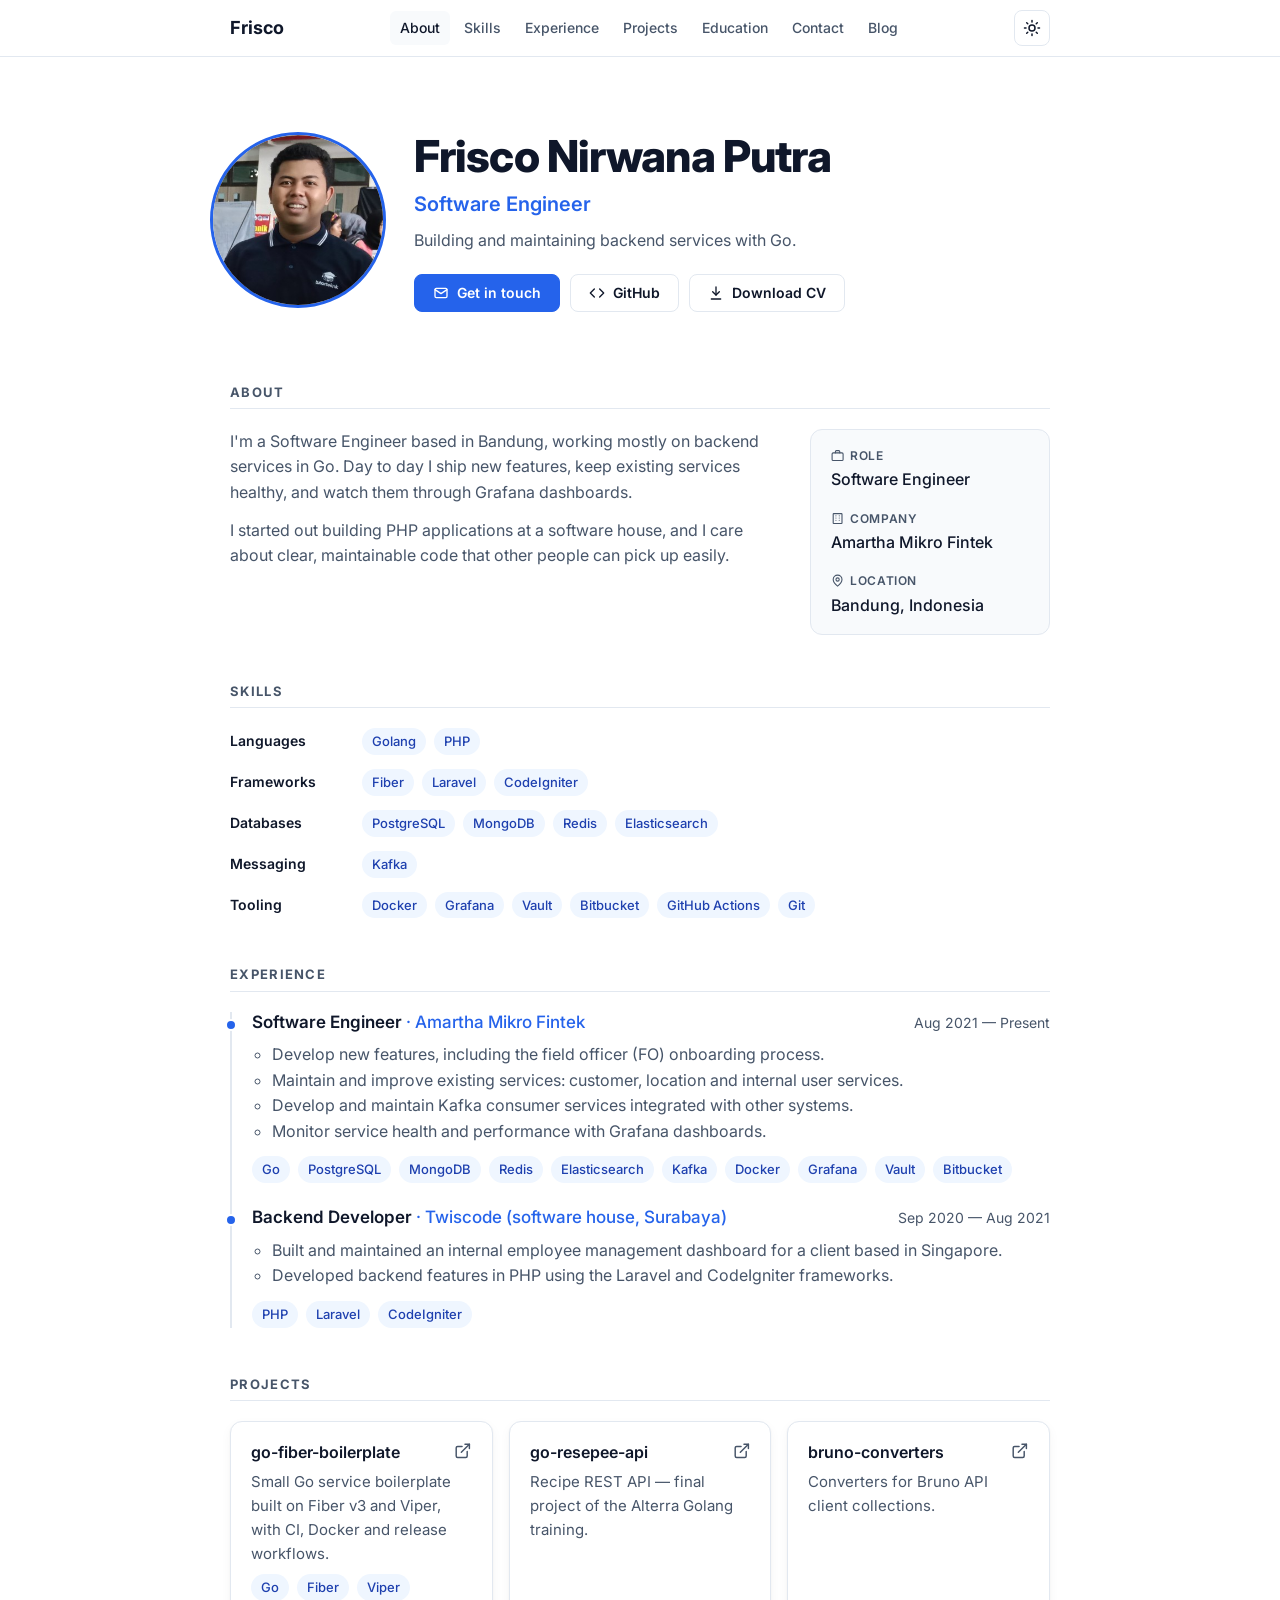
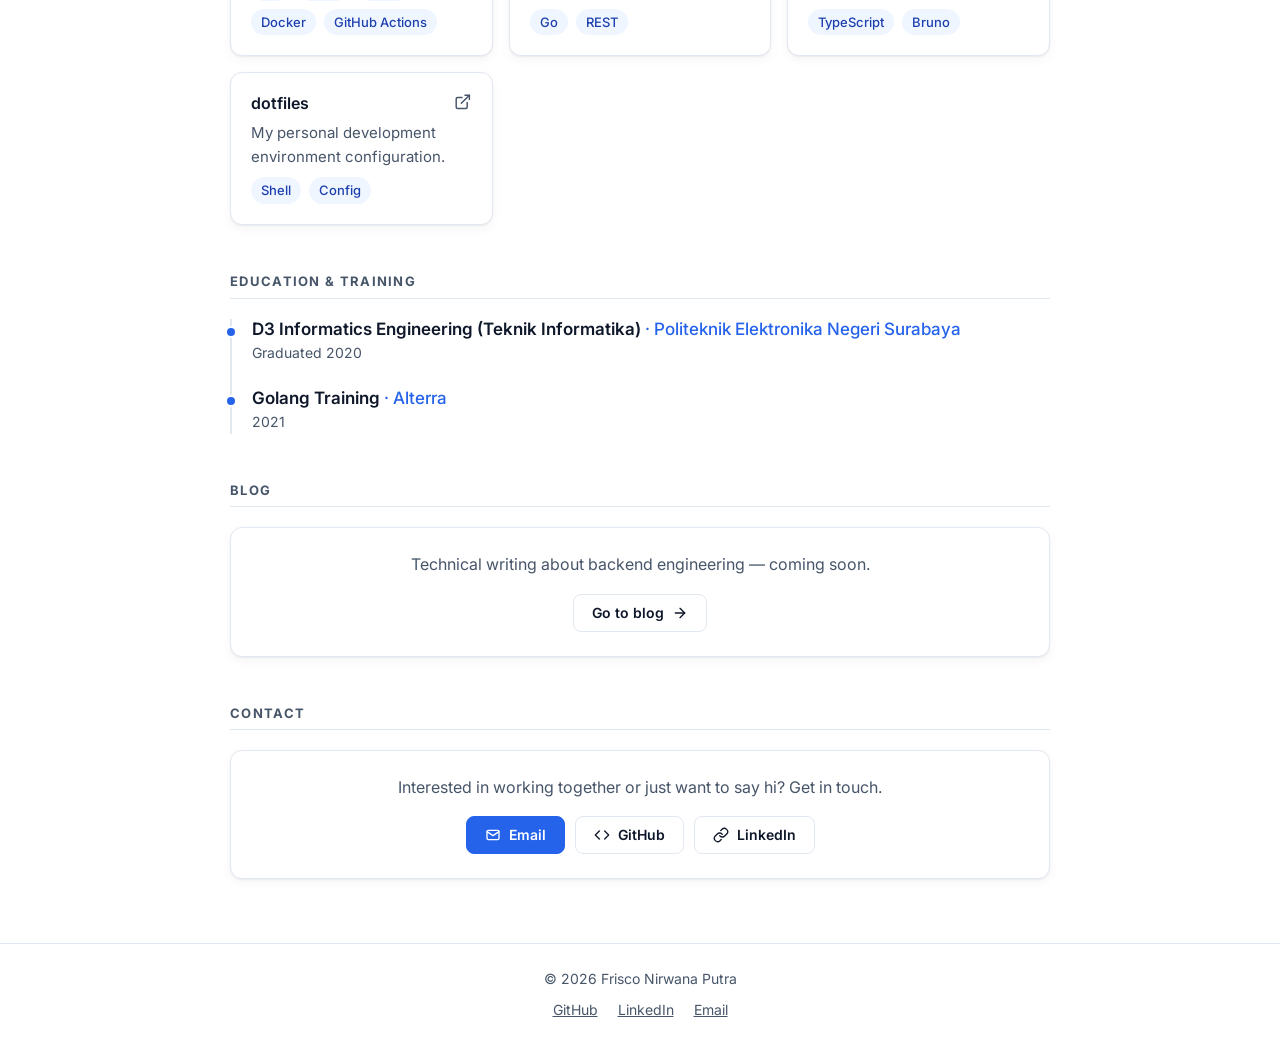
<file: index.html>
<!DOCTYPE html>
<html lang="en">

<head>
    <meta charset="UTF-8">
    <meta name="viewport" content="width=device-width, initial-scale=1.0">
    <title>Frisco — Software Engineer</title>
    <meta name="description" content="Frisco Nirwana Putra — Software Engineer building and maintaining backend services with Go. CV and portfolio.">
    <link rel="icon" href="assets/img/favicon.svg" type="image/svg+xml">
    <link rel="canonical" href="https://frisconp.github.io/">
    <meta property="og:type" content="website">
    <meta property="og:title" content="Frisco — Software Engineer">
    <meta property="og:description" content="Software Engineer building and maintaining backend services with Go. CV and portfolio.">
    <meta property="og:url" content="https://frisconp.github.io/">
    <meta property="og:image" content="https://frisconp.github.io/assets/img/avatar.png">
    <meta name="twitter:card" content="summary">
    <link rel="preconnect" href="https://fonts.googleapis.com">
    <link rel="preconnect" href="https://fonts.gstatic.com" crossorigin>
    <link href="https://fonts.googleapis.com/css2?family=Inter:wght@400;500;600;700;800&display=swap" rel="stylesheet">
    <link rel="stylesheet" href="assets/css/style.css">
    <script src="assets/js/theme.js"></script>
</head>

<body>
    <a class="sr-only" href="#about">Skip to content</a>

    <header class="nav">
        <div class="nav__inner">
            <a href="#top" class="nav__logo">Frisco</a>
            <nav aria-label="Sections">
                <ul class="nav__menu" id="navMenu">
                    <li><a href="#about">About</a></li>
                    <li><a href="#skills">Skills</a></li>
                    <li><a href="#experience">Experience</a></li>
                    <li><a href="#projects">Projects</a></li>
                    <li><a href="#education">Education</a></li>
                    <li><a href="#contact">Contact</a></li>
                    <li><a href="posts/">Blog</a></li>
                </ul>
            </nav>
            <div class="nav__controls">
                <button id="themeToggle" class="btn btn--outline btn--icon" type="button" aria-pressed="false" title="Light / dark theme">
                    <svg class="icon theme-sun" aria-hidden="true"><use href="assets/img/icons.svg#i-sun"></use></svg><svg class="icon theme-moon" aria-hidden="true"><use href="assets/img/icons.svg#i-moon"></use></svg><span class="sr-only">Toggle dark mode</span>
                </button>
                <button id="menuToggle" class="btn btn--outline btn--icon nav__toggle" type="button" aria-expanded="false" aria-controls="navMenu" title="Menu">
                    <svg class="icon" aria-hidden="true"><use href="assets/img/icons.svg#i-menu"></use></svg><span class="sr-only">Menu</span>
                </button>
            </div>
        </div>
    </header>

    <main id="top">
        <section class="hero container" aria-labelledby="name">
            <div class="hero__inner">
                <div class="hero__avatar"><img src="assets/img/avatar.png" alt="Photo of Frisco Nirwana Putra" width="400" height="400"></div>
                <div class="hero__text">
                    <h1 id="name"></h1>
                    <p class="hero__title" id="title"></p>
                    <p class="hero__tagline" id="tagline"></p>
                    <div class="hero__actions">
                        <a class="btn" href="#contact"><svg class="icon" aria-hidden="true"><use href="assets/img/icons.svg#i-mail"></use></svg> Get in touch</a>
                        <a class="btn btn--outline" id="heroGithub" href="#" target="_blank" rel="noopener"><svg class="icon" aria-hidden="true"><use href="assets/img/icons.svg#i-code"></use></svg> GitHub</a>
                        <button class="btn btn--outline no-print" type="button" id="printCv"><svg class="icon" aria-hidden="true"><use href="assets/img/icons.svg#i-download"></use></svg> Download CV</button>
                    </div>
                </div>
            </div>
        </section>

        <div class="container">
            <section class="section" id="about">
                <h2 class="section__title">About</h2>
                <div class="about">
                    <div id="aboutText"></div>
                    <dl class="facts" id="facts"></dl>
                </div>
            </section>

            <section class="section" id="skills">
                <h2 class="section__title">Skills</h2>
                <div class="skills" id="skillList"></div>
            </section>

            <section class="section" id="experience">
                <h2 class="section__title">Experience</h2>
                <ol class="timeline" id="experienceList"></ol>
            </section>

            <section class="section" id="projects">
                <h2 class="section__title">Projects</h2>
                <div class="projects" id="projectList"></div>
            </section>

            <section class="section" id="education">
                <h2 class="section__title">Education &amp; Training</h2>
                <ul class="timeline" id="educationList"></ul>
            </section>

            <section class="section" id="blog">
                <h2 class="section__title">Blog</h2>
                <div class="card panel">
                    <p>Technical writing about backend engineering — coming soon.</p>
                    <a class="btn btn--outline" href="posts/">Go to blog <svg class="icon" aria-hidden="true"><use href="assets/img/icons.svg#i-arrow-right"></use></svg></a>
                </div>
            </section>

            <section class="section" id="contact">
                <h2 class="section__title">Contact</h2>
                <div class="card panel">
                    <p>Interested in working together or just want to say hi? Get in touch.</p>
                    <div class="actions" id="contactLinks"></div>
                </div>
            </section>

            <noscript>
                <section class="section">
                    <div class="card panel">
                        <p>Frisco Nirwana Putra — Software Engineer at Amartha Mikro Fintek (Bandung, Indonesia), building and maintaining backend services with Go.</p>
                        <p>Skills: Golang, PHP, Fiber, Laravel, CodeIgniter, PostgreSQL, MongoDB, Redis, Elasticsearch, Kafka, Docker, Grafana, Vault, Git.</p>
                        <p>Projects: <a href="https://github.com/FriscoNP">github.com/FriscoNP</a></p>
                        <p>Contact: <a href="mailto:frisconp.official@gmail.com">frisconp.official@gmail.com</a> · <a href="https://linkedin.com/in/frisconp">LinkedIn</a></p>
                    </div>
                </section>
            </noscript>
        </div>
    </main>

    <footer class="footer">
        <p>© 2026 Frisco Nirwana Putra</p>
        <div>
            <a href="https://github.com/FriscoNP" target="_blank" rel="noopener">GitHub</a>
            <a href="https://linkedin.com/in/frisconp" target="_blank" rel="noopener">LinkedIn</a>
            <a href="mailto:frisconp.official@gmail.com">Email</a>
        </div>
    </footer>

    <script src="assets/js/cv-data.js"></script>
    <script src="assets/js/main.js"></script>
</body>

</html>
</file>
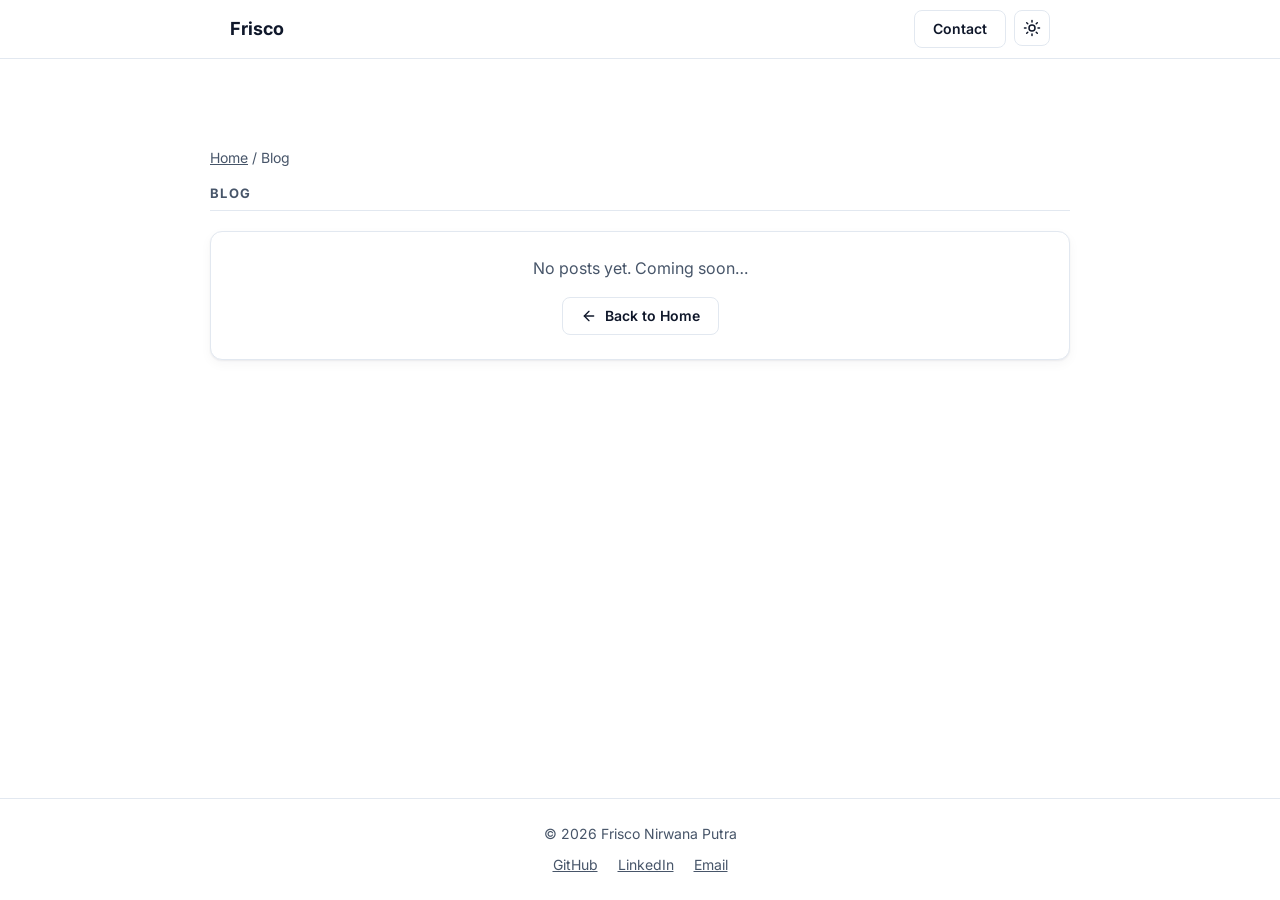
<file: posts/index.html>
<!DOCTYPE html>
<html lang="en">

<head>
    <meta charset="UTF-8">
    <meta name="viewport" content="width=device-width, initial-scale=1.0">
    <title>Blog — Frisco</title>
    <link rel="icon" href="../assets/img/favicon.svg" type="image/svg+xml">
    <link rel="canonical" href="https://frisconp.github.io/posts/">
    <link rel="preconnect" href="https://fonts.googleapis.com">
    <link rel="preconnect" href="https://fonts.gstatic.com" crossorigin>
    <link href="https://fonts.googleapis.com/css2?family=Inter:wght@400;500;600;700;800&display=swap" rel="stylesheet">
    <link rel="stylesheet" href="../assets/css/style.css">
    <script src="../assets/js/theme.js"></script>
</head>

<body>

    <header class="nav">
        <div class="nav__inner">
            <a href="../" class="nav__logo">Frisco</a>
            <div class="nav__controls">
                <a class="btn btn--outline" href="../#contact">Contact</a>
                <button id="themeToggle" class="btn btn--outline btn--icon" type="button" aria-pressed="false" title="Light / dark theme">
                    <svg class="icon theme-sun" aria-hidden="true"><use href="../assets/img/icons.svg#i-sun"></use></svg><svg class="icon theme-moon" aria-hidden="true"><use href="../assets/img/icons.svg#i-moon"></use></svg><span class="sr-only">Toggle dark mode</span>
                </button>
            </div>
        </div>
    </header>

    <main>
        <section class="section container">
            <nav class="breadcrumb" aria-label="Breadcrumb">
                <a href="../">Home</a> / <span>Blog</span>
            </nav>
            <h2 class="section__title">Blog</h2>
            <div class="card panel">
                <p>No posts yet. Coming soon…</p>
                <a class="btn btn--outline" href="../"><svg class="icon" aria-hidden="true"><use href="../assets/img/icons.svg#i-arrow-left"></use></svg> Back to Home</a>
            </div>
        </section>
    </main>

    <footer class="footer">
        <p>© 2026 Frisco Nirwana Putra</p>
        <div>
            <a href="https://github.com/FriscoNP" target="_blank" rel="noopener">GitHub</a>
            <a href="https://linkedin.com/in/frisconp" target="_blank" rel="noopener">LinkedIn</a>
            <a href="mailto:frisconp.official@gmail.com">Email</a>
        </div>
    </footer>

</body>

</html>
</file>
<file: assets/css/style.css>
/* ==========================================================================
   frisconp.github.io — clean, professional CV / portfolio
   ========================================================================== */

:root {
    --bg: #ffffff;
    --bg-soft: #f8fafc;
    --text: #0f172a;
    --muted: #475569;
    --border: #e2e8f0;
    --accent: #2563eb;
    --accent-hover: #1d4ed8;
    --on-accent: #ffffff;
    --chip-bg: #eff6ff;
    --chip-text: #1e40af;
    --shadow: 0 1px 2px rgba(15, 23, 42, 0.06), 0 4px 12px rgba(15, 23, 42, 0.04);

    --font: 'Inter', system-ui, -apple-system, 'Segoe UI', Roboto, sans-serif;

    color-scheme: light;
}

[data-theme="dark"] {
    --bg: #0b0f19;
    --bg-soft: #111827;
    --text: #f1f5f9;
    --muted: #94a3b8;
    --border: #1e293b;
    --accent: #60a5fa;
    --accent-hover: #93c5fd;
    --on-accent: #0b0f19;
    --chip-bg: #172554;
    --chip-text: #bfdbfe;
    --shadow: none;

    color-scheme: dark;
}

*,
*::before,
*::after {
    box-sizing: border-box;
}

html {
    scroll-behavior: smooth;
    scroll-padding-top: 72px;
}

body {
    margin: 0;
    min-height: 100vh;
    display: flex;
    flex-direction: column;
    background: var(--bg);
    color: var(--text);
    font-family: var(--font);
    font-size: 16px;
    line-height: 1.6;
    -webkit-font-smoothing: antialiased;
    transition: background-color 0.2s, color 0.2s;
}

a {
    color: var(--accent);
}

h1,
h2,
h3 {
    line-height: 1.25;
    margin: 0;
}

:focus-visible {
    outline: 2px solid var(--accent);
    outline-offset: 2px;
    border-radius: 4px;
}

.sr-only {
    position: absolute;
    width: 1px;
    height: 1px;
    overflow: hidden;
    clip: rect(0 0 0 0);
    white-space: nowrap;
}

.container {
    width: 100%;
    max-width: 860px;
    margin: 0 auto;
    padding: 0 20px;
}

/* --------------------------------------------------------------------------
   Buttons, chips, placeholders
   -------------------------------------------------------------------------- */

.btn {
    display: inline-flex;
    align-items: center;
    justify-content: center;
    gap: 8px;
    padding: 10px 18px;
    font: inherit;
    font-size: 14px;
    font-weight: 600;
    line-height: 16px; /* whole pixels, same as the 16px icon, so text and icon snap to the pixel grid together */
    color: var(--on-accent);
    background: var(--accent);
    border: 1px solid var(--accent);
    border-radius: 8px;
    text-decoration: none;
    cursor: pointer;
    transition: background-color 0.15s, border-color 0.15s;
}

.btn:hover {
    background: var(--accent-hover);
    border-color: var(--accent-hover);
}

.icon {
    display: inline-block;
    flex: none;
    width: 1.1em;
    height: 1.1em;
    fill: none;
    stroke: currentColor;
    stroke-width: 2;
    stroke-linecap: round;
    stroke-linejoin: round;
}

/* Icons next to button text. Keep this a whole number of pixels: fractional offsets
   round differently depending on where the button sits on the page.
   Negative values move the icon up, positive values move it down. */
.btn {
    --icon-nudge: 0px;
}

.btn .icon {
    position: relative;
    top: var(--icon-nudge);
    width: 16px;
    height: 16px;
}

.btn--icon .icon {
    top: 0;
    width: 18px;
    height: 18px;
}

/* Theme toggle shows the sun in light mode and the moon in dark mode */
.theme-moon,
[data-theme="dark"] .theme-sun {
    display: none;
}

[data-theme="dark"] .theme-moon {
    display: inline-block;
}

.btn--outline {
    color: var(--text);
    background: transparent;
    border-color: var(--border);
}

.btn--outline:hover {
    background: var(--bg-soft);
    border-color: var(--muted);
}

.btn--icon {
    width: 36px;
    height: 36px;
    padding: 0;
    font-size: 16px;
}

.chips {
    display: flex;
    flex-wrap: wrap;
    gap: 8px;
    list-style: none;
    padding: 0;
    margin: 0;
}

.chips li {
    padding: 3px 10px;
    font-size: 13px;
    font-weight: 500;
    color: var(--chip-text);
    background: var(--chip-bg);
    border-radius: 999px;
}

.unknown {
    display: inline-block;
    padding: 0 8px;
    font-size: 12px;
    font-weight: 600;
    letter-spacing: 1px;
    color: var(--muted);
    background: var(--bg-soft);
    border: 1px dashed var(--muted);
    border-radius: 4px;
}

/* --------------------------------------------------------------------------
   Navigation
   -------------------------------------------------------------------------- */

.nav {
    position: sticky;
    top: 0;
    z-index: 50;
    background: color-mix(in srgb, var(--bg) 88%, transparent);
    backdrop-filter: blur(8px);
    border-bottom: 1px solid var(--border);
}

.nav__inner {
    display: flex;
    align-items: center;
    justify-content: space-between;
    gap: 16px;
    max-width: 860px;
    margin: 0 auto;
    padding: 10px 20px;
}

.nav__logo {
    font-weight: 700;
    font-size: 18px;
    color: var(--text);
    text-decoration: none;
}

.nav__menu {
    display: flex;
    gap: 4px;
    list-style: none;
    margin: 0;
    padding: 0;
}

.nav__menu a {
    display: block;
    padding: 6px 10px;
    font-size: 14px;
    font-weight: 500;
    color: var(--muted);
    text-decoration: none;
    border-radius: 6px;
}

.nav__menu a:hover,
.nav__menu a.is-active {
    color: var(--text);
    background: var(--bg-soft);
}

.nav__controls {
    display: flex;
    gap: 8px;
}

.nav__toggle {
    display: none;
}

@media (max-width: 820px) {
    .nav__toggle {
        display: inline-flex;
    }

    .nav__menu {
        display: none;
        position: absolute;
        top: 100%;
        left: 0;
        right: 0;
        flex-direction: column;
        padding: 8px 20px 16px;
        background: var(--bg);
        border-bottom: 1px solid var(--border);
    }

    .nav__menu.is-open {
        display: flex;
    }

    .nav__menu a {
        padding: 10px 8px;
    }
}

/* --------------------------------------------------------------------------
   Hero
   -------------------------------------------------------------------------- */

.hero {
    padding: 72px 0 24px;
}

.hero__inner {
    display: flex;
    align-items: center;
    gap: 28px;
}

.hero__avatar {
    flex: none;
    width: 176px;
    height: 176px;
    overflow: hidden;
    background: var(--bg-soft);
    border: 3px solid var(--accent);
    border-radius: 50%;
}

.hero__avatar img {
    display: block;
    width: 100%;
    height: 100%;
    object-fit: cover;
    transform: scale(1.3);
    transform-origin: 50% 30%;
}

.hero h1 {
    font-size: clamp(30px, 6vw, 44px);
    font-weight: 800;
    letter-spacing: -0.02em;
}

.hero__title {
    margin: 4px 0 0;
    font-size: 20px;
    font-weight: 600;
    color: var(--accent);
}

.hero__tagline {
    margin: 8px 0 20px;
    color: var(--muted);
}

.hero__actions {
    display: flex;
    flex-wrap: wrap;
    gap: 10px;
}

/* Contact buttons: defined here, before the mobile media query, so the phone grid below can override it */
.actions {
    display: flex;
    flex-wrap: wrap;
    justify-content: center;
    gap: 10px;
}

@media (max-width: 600px) {
    .hero {
        padding: 48px 20px 24px;
    }

    .hero__inner {
        flex-direction: column;
        align-items: center;
        text-align: center;
    }

    .hero__text {
        width: 100%;
    }

    /* Hero and contact buttons share the same phone layout:
       one full-width primary button on top, the others side by side below. */
    .hero__actions,
    .actions {
        display: grid;
        grid-template-columns: 1fr 1fr;
        width: 100%;
        max-width: 320px;
        margin: 0 auto;
    }

    .hero__actions .btn,
    .actions .btn {
        min-height: 44px;
    }

    .hero__actions .btn:first-child,
    .actions .btn:first-child {
        grid-column: 1 / -1;
    }
}

/* --------------------------------------------------------------------------
   Sections
   -------------------------------------------------------------------------- */

main {
    flex: 1;
}

.section {
    padding: 48px 0 0;
}

.js-reveal .section {
    opacity: 0;
    transform: translateY(12px);
}

.js-reveal .section.is-visible {
    opacity: 1;
    transform: none;
    transition: opacity 0.5s ease, transform 0.5s ease;
}

.section__title {
    margin-bottom: 20px;
    padding-bottom: 8px;
    font-size: 13px;
    font-weight: 700;
    letter-spacing: 0.1em;
    text-transform: uppercase;
    color: var(--muted);
    border-bottom: 1px solid var(--border);
}

.card {
    background: var(--bg);
    border: 1px solid var(--border);
    border-radius: 12px;
    box-shadow: var(--shadow);
}

/* About */
.about {
    display: grid;
    grid-template-columns: 1fr 240px;
    gap: 32px;
}

.about p {
    margin: 0 0 12px;
    color: var(--muted);
}

.facts {
    display: grid;
    gap: 16px;
    margin: 0;
    padding: 16px 20px;
    background: var(--bg-soft);
    border: 1px solid var(--border);
    border-radius: 12px;
}

.facts dt {
    display: flex;
    align-items: center;
    gap: 6px;
    font-size: 12px;
    font-weight: 600;
    letter-spacing: 0.05em;
    text-transform: uppercase;
    color: var(--muted);
}

.facts dd {
    margin: 2px 0 0;
    font-weight: 500;
}

@media (max-width: 720px) {
    .about {
        grid-template-columns: 1fr;
        gap: 20px;
    }
}

/* Skills */
.skills {
    display: grid;
    gap: 14px;
}

.skill-group {
    display: grid;
    grid-template-columns: 120px 1fr;
    gap: 12px;
    align-items: baseline;
}

.skill-group h3 {
    font-size: 14px;
    font-weight: 600;
}

@media (max-width: 520px) {
    .skill-group {
        grid-template-columns: 1fr;
        gap: 6px;
    }
}

/* Timeline (experience + education) */
.timeline {
    list-style: none;
    margin: 0;
    padding: 0 0 0 20px;
    border-left: 2px solid var(--border);
    display: grid;
    gap: 24px;
}

.entry {
    position: relative;
}

.entry::before {
    content: '';
    position: absolute;
    left: -27px;
    top: 7px;
    width: 12px;
    height: 12px;
    background: var(--accent);
    border: 2px solid var(--bg);
    border-radius: 50%;
}

.entry__head {
    display: flex;
    flex-wrap: wrap;
    justify-content: space-between;
    align-items: baseline;
    gap: 4px 16px;
}

.entry h3 {
    font-size: 17px;
    font-weight: 600;
}

.entry__org {
    font-weight: 500;
    color: var(--accent);
}

.entry__period {
    font-size: 14px;
    color: var(--muted);
}

/* Education & training: show the year under the title instead of beside it */
#education .entry__head {
    flex-direction: column;
    align-items: flex-start;
    gap: 2px;
}

.entry ul {
    margin: 8px 0 0;
    padding-left: 20px;
    color: var(--muted);
}

.entry .chips {
    margin-top: 12px;
    padding-left: 0;
}

/* Projects */
.projects {
    display: grid;
    grid-template-columns: repeat(auto-fill, minmax(260px, 1fr));
    gap: 16px;
}

.project {
    display: flex;
    flex-direction: column;
    gap: 8px;
    padding: 20px;
    color: var(--text);
    text-decoration: none;
    transition: border-color 0.15s, transform 0.15s;
}

.project:hover,
.project:focus-visible {
    border-color: var(--accent);
    transform: translateY(-2px);
}

.project__head {
    display: flex;
    align-items: flex-start;
    justify-content: space-between;
    gap: 12px;
}

.project h3 {
    font-size: 16px;
    font-weight: 600;
    word-break: break-word;
}

.project__ext {
    flex: none;
    display: inline-flex;
    color: var(--muted);
    transition: color 0.15s, transform 0.15s;
}

.project:hover .project__ext,
.project:focus-visible .project__ext {
    color: var(--accent);
    transform: translate(2px, -2px);
}

.project p {
    flex: 1;
    margin: 0;
    font-size: 15px;
    color: var(--muted);
}

/* Panels */
.panel {
    padding: 24px;
    text-align: center;
}

.panel p {
    margin: 0 0 16px;
    color: var(--muted);
}

.breadcrumb {
    margin: 40px 0 16px;
    font-size: 14px;
    color: var(--muted);
}

.breadcrumb a {
    color: var(--muted);
}

/* Footer */
.footer {
    margin-top: 64px;
    padding: 24px 20px;
    text-align: center;
    font-size: 14px;
    color: var(--muted);
    border-top: 1px solid var(--border);
}

.footer p {
    margin: 0 0 8px;
}

.footer a {
    margin: 0 8px;
    color: var(--muted);
}

.footer a:hover {
    color: var(--accent);
}

/* --------------------------------------------------------------------------
   Reduced motion
   -------------------------------------------------------------------------- */

@media (prefers-reduced-motion: reduce) {
    html {
        scroll-behavior: auto;
    }

    *,
    *::before,
    *::after {
        animation: none !important;
        transition: none !important;
    }

    .js-reveal .section {
        opacity: 1;
        transform: none;
    }
}

/* --------------------------------------------------------------------------
   Print: single-column CV
   -------------------------------------------------------------------------- */

@media print {
    :root,
    [data-theme="dark"] {
        --bg: #fff;
        --bg-soft: #fff;
        --text: #000;
        --muted: #333;
        --border: #bbb;
        --accent: #000;
        --chip-bg: transparent;
        --chip-text: #000;
        --shadow: none;
        color-scheme: light;
    }

    @page {
        margin: 16mm;
    }

    body {
        font-size: 11pt;
        line-height: 1.4;
    }

    .icon,
    .nav,
    .hero__avatar,
    .hero__actions,
    #blog,
    .no-print {
        display: none !important;
    }

    .container {
        max-width: none;
        padding: 0;
    }

    .hero {
        padding: 0 0 8pt;
        border-bottom: 1pt solid #000;
    }

    .hero h1 {
        font-size: 22pt;
    }

    .hero__title {
        font-size: 12pt;
    }

    .hero__tagline {
        margin: 2pt 0 0;
    }

    .js-reveal .section {
        opacity: 1 !important;
        transform: none !important;
    }

    .section {
        padding-top: 14pt;
        break-inside: avoid-page;
    }

    .section__title {
        margin-bottom: 8pt;
        font-size: 11pt;
    }

    .card,
    .facts {
        border: 0;
        box-shadow: none;
        padding: 0;
        border-radius: 0;
    }

    .about,
    .projects {
        display: block;
    }

    .facts {
        display: flex;
        flex-wrap: wrap;
        gap: 0 16pt;
        margin-top: 6pt;
    }

    .skill-group {
        grid-template-columns: 90px 1fr;
    }

    .chips li {
        padding: 0;
        font-size: 11pt;
    }

    .chips li:not(:last-child)::after {
        content: ',';
    }

    .chips {
        gap: 0 5pt;
    }

    .project .chips {
        display: none;
    }

    .entry,
    .project {
        break-inside: avoid;
        margin-bottom: 6pt;
    }

    .timeline {
        border-left: 0;
        padding-left: 0;
    }

    .entry::before {
        display: none;
    }

    .project {
        padding: 0;
    }

    .panel {
        padding: 0;
        text-align: left;
    }

    .actions {
        display: block;
    }

    .btn {
        display: block;
        padding: 0;
        color: #000;
        background: none;
        border: 0;
        font-weight: 400;
    }

    a[href^="http"]::after,
    a[href^="mailto"]::after {
        content: ' (' attr(href) ')';
        font-size: 9pt;
        color: #333;
    }

    .footer {
        margin-top: 12pt;
        padding: 0;
        text-align: left;
        border: 0;
    }

    .footer div {
        display: none;
    }
}
</file>
